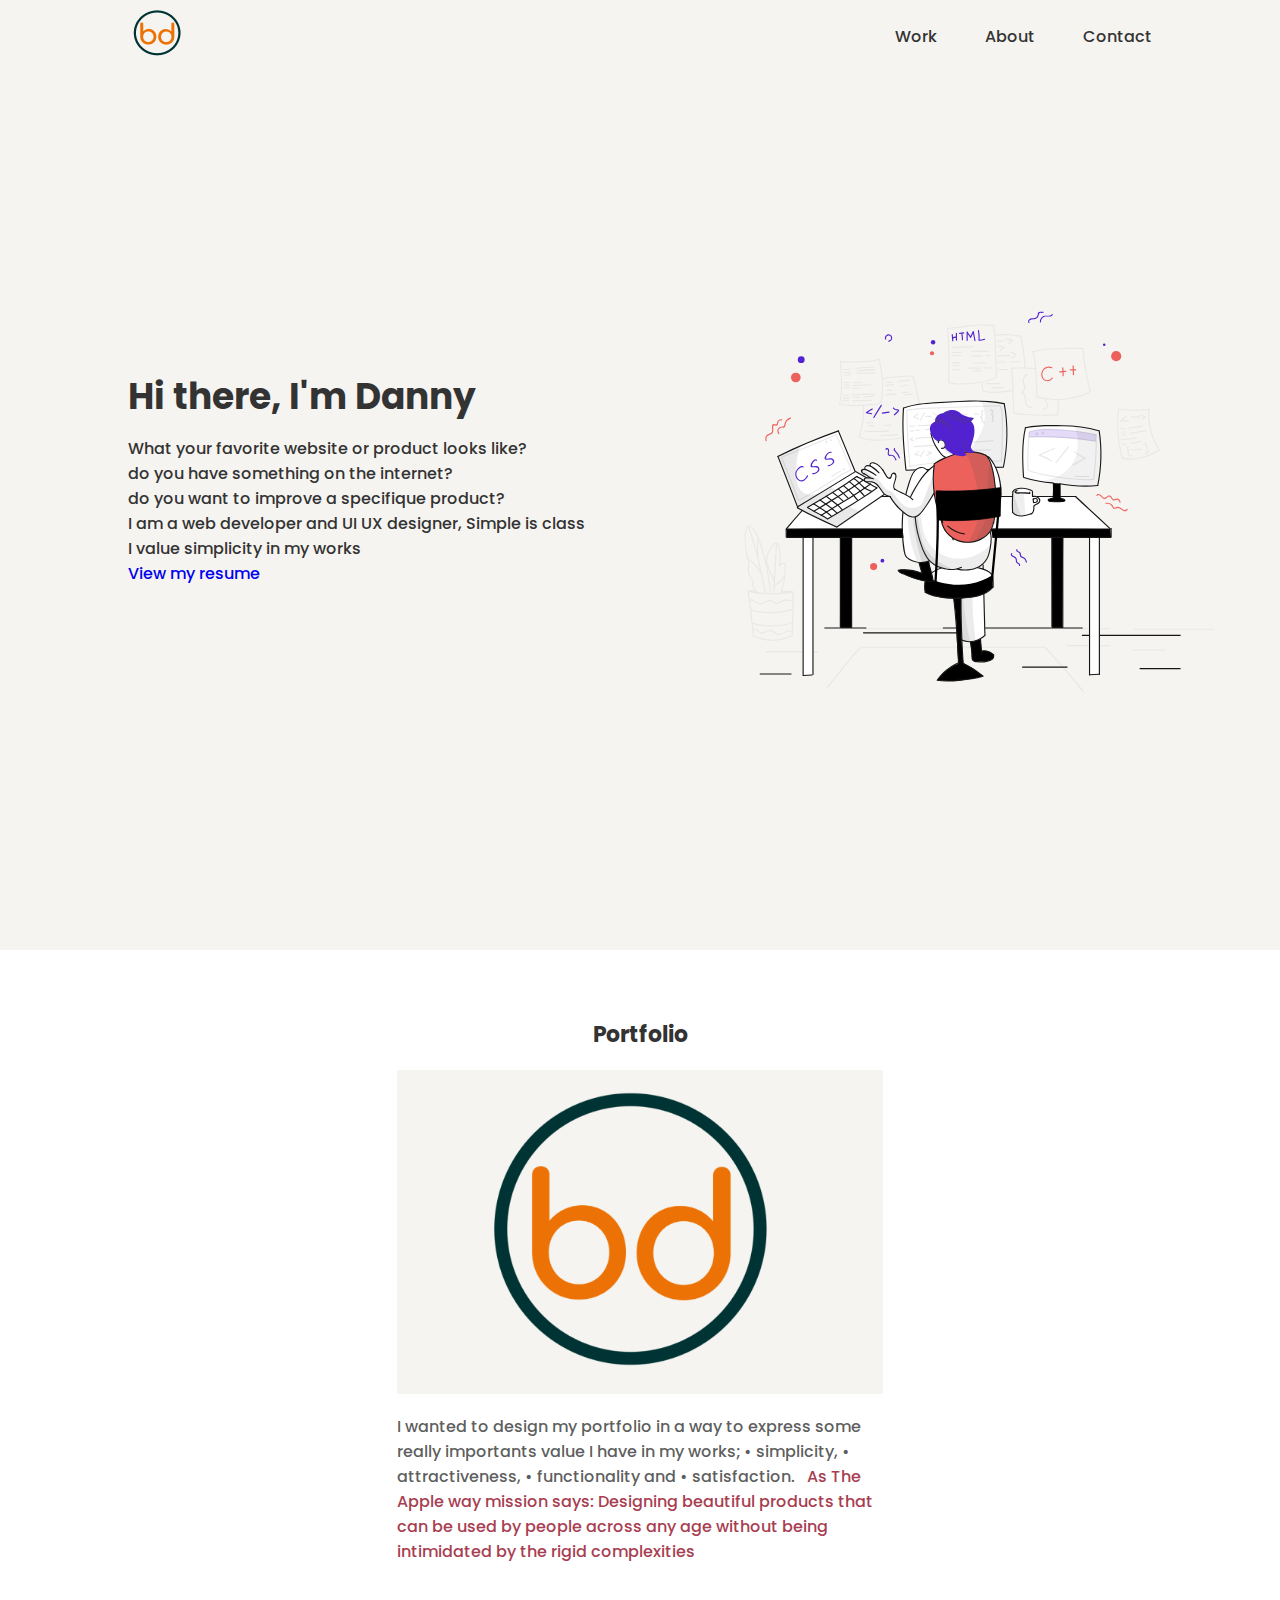
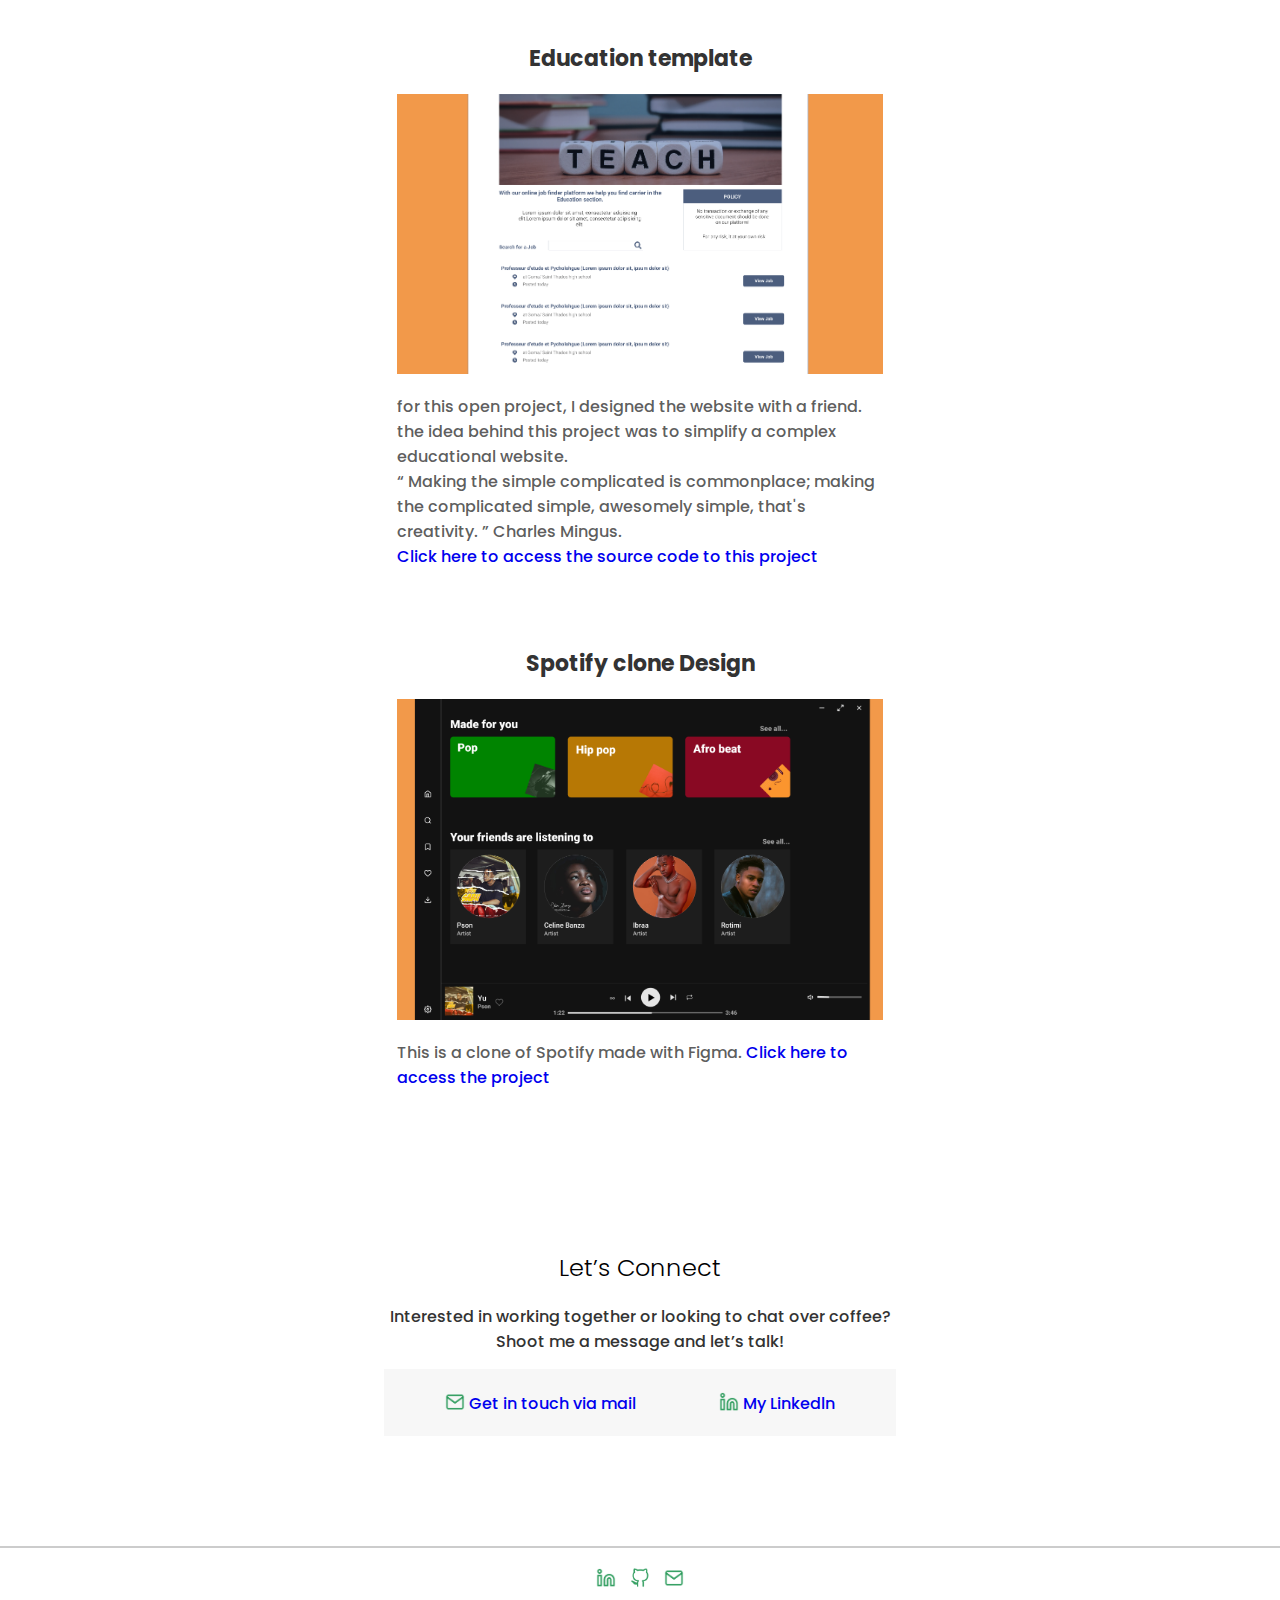
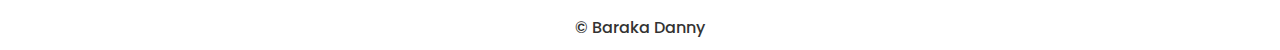
<file: index.html>
<!DOCTYPE html>
<html lang="en">
    <head>
        <meta charset="UTF-8">
        <meta name="viewport" content="width=device-width, initial-scale=1.0">
        <!-- =====BOX ICONS===== -->
        <link href='https://cdn.jsdelivr.net/npm/boxicons@2.0.5/css/boxicons.min.css' rel='stylesheet'>

        <!-- ===== CSS ===== -->
        <link rel="stylesheet" href="assets/css/styles.css">

        <title>Baraka Danny || Home</title>
    </head>
    <body>
        <!--===== HEADER =====-->
        <header class="l-header">
            <nav class="nav bd-grid">
                <div>
                    <a href="index.html" class="nav__logo">
                            <img src="assets/img/logo2.png" alt="">
                        <!-- <img src="assets/img/logo.png" alt=""> -->
                    </a>
                </div>
                
                <div class="nav__toggle" id="nav-toggle">
                    <i class='bx bx-menu'></i>
                </div>

                <div class="nav__menu" id="nav-menu">
                     <div class="nav__close" id="nav-close">
                    </div> 

                    <ul class="nav__list">
                        <li class="nav__item"><a href="#home" id="home" class="nav__link home">Work</a></li>
                        <li class="nav__item"><a href="about.html" id="about" class="nav__link">About</a></li>
                        <li class="nav__item"><a href="mailto:barakadan421@gmail.com" class="nav__link">Contact</a></li>
                    </ul>
                </div>
            </nav>
        </header>

        <main class="l-main">
            <!--===== HOME =====-->
            <section class="home" id="home">
                <div class="home__container bd-grid">
                    
                    <div class="home__data">
                        <h1 class="home__title">Hi there, I'm Danny</h1>
                        <p class="home__description">What your favorite website or product looks like?<br> do you have something 
                            on the internet?<br> do you want to improve a specifique product? <br>
                            I am a web developer and UI UX designer, Simple is class<br> I value simplicity in my works<br>
                            <a href="resume.pdf" target="_blank">View my resume</a>
                        </p>
                            
                    </div>
                    <div class="home__img">
                         <img src="assets/img/web_dev.svg" alt="" data-speed="-2" class="move"> 
                        <!-- <lottie-player class="move" data-speed="-2" src="https://assets10.lottiefiles.com/packages/lf20_1LhsaB.json"  background="transparent"  speed="1"  style="width: 400px; height: 400px;"  loop autoplay></lottie-player> -->
                    </div>
                </div>
            </section>

            <!-- work -->
            <section class="work container" id="work">
                <div class="work__container">
                    <h2 class="work-title">Portfolio</h2>
                    <img src="assets/img/portfolio.png" alt="" class="work_img">
                    <p class="work_detail">I wanted to design my portfolio in a way to express some really importants value I have in my works;
                        &#8226; simplicity, &#8226; attractiveness, &#8226; functionality and &#8226; satisfaction. &nbsp; 
                        <mark style="color: #a83e51; background-color: transparent;">As The Apple way mission says: Designing beautiful 
                            products that can be used by people across any age without
                         being intimidated by the rigid complexities</mark></p>
                </div>
                <div class="work__container">
                    <h2 class="work-title">Education template</h2>
                    <img src="assets/img/education1.png" alt="" class="work_img">
                    <p class="work_detail">for this open project, I designed the website with a friend.
                         the idea behind this project was to simplify a complex educational website. <br>
                        &#8220;  Making the simple complicated is commonplace; making the complicated simple,
                         awesomely simple, that's creativity. &#8221; <span>Charles Mingus.</span>  <br>
                         <a href="https://github.com/barakadanny/school-html-template" target="_blank">Click here to access the source code to this project</a> </p>
                </div>
                <div class="work__container">
                    <h2 class="work-title">Spotify clone Design</h2>
                    <img src="assets/img/spotify.png" alt="" class="work_img">
                    <p class="work_detail section_p">This is a clone of Spotify made with Figma. 
                        <a href="https://www.figma.com/file/x0acCrfZfb8uRK4qwMI3X0/music-streaming?node-id=0%3A1" target="_blank">Click here to access the project</a>
                    </p>
                </div>
            </section>
            
        </main>

        <section class="contact">
            <div class="contact__content">
                <h2 class="title contact__title">Let’s Connect</h2>
                <p class="contact__content-p">
                    Interested in working together or looking to chat over coffee?
                     Shoot me a message and let’s talk!
                </p>
                <ul class="contact__content-icons">
                    <li>
                        <img src="assets/img/mail__icon.png" alt="">
                        <a href="mailto:barakadan421@gmail.com" target="_blank">Get in touch via mail</a>
                    </li>
                    <li>
                        <img src="assets/img/linkedin__icon.png" alt="">
                        <a href="https://www.linkedin.com/in/danny-baraka-589156169/" target="_blank">My Linkedln</a>
                    </li>
                </ul>
            </div>
        </section>
        <footer class="footer">
            <div class="footer__content">
                <ul class="footer__icons">
                    <li>
                        <a href="https://www.linkedin.com/in/danny-baraka-589156169/" target="_blank">
                            <img src="assets/img/linkedin__icon.png" alt="">
                        </a>
                    </li>
                    <li>
                        <a href="https://github.com/barakadanny" target="_blank">
                            <img src="assets/img/github__icon.png" alt="">
                        </a>
                    </li>
                    <li>
                        <a href="mailto:barakadan421@gmail.com">
                            <img src="assets/img/mail__icon.png" alt="">
                        </a>
                    </li>
                </ul>
                <p class="footer__p">
                    © Baraka Danny
                </p>
            </div>
        </footer>
        <script src="https://cdn.lordicon.com/libs/frhvbuzj/lord-icon-2.0.2.js"></script>
        <!-- <script src="https://unpkg.com/@lottiefiles/lottie-player@latest/dist/lottie-player.js"></script> -->
        <!--===== GSAP =====-->
        <script src="https://cdnjs.cloudflare.com/ajax/libs/gsap/3.5.1/gsap.min.js"></script>
        <!--===== MAIN JS =====-->
        <script src="assets/js/main.js"></script>
    </body>
</html>
</file>
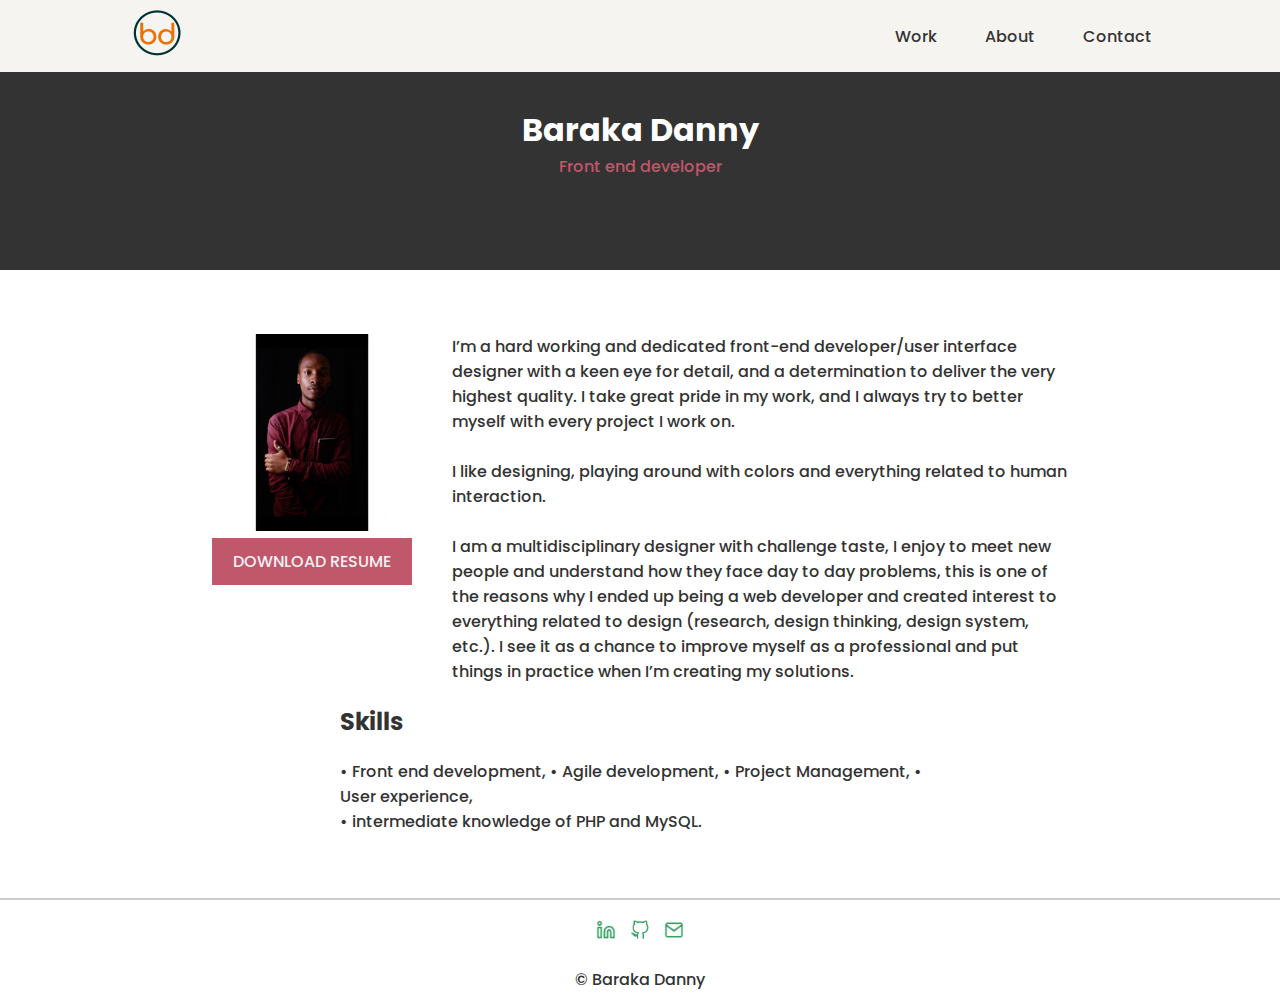
<file: about.html>
<!DOCTYPE html>
<html lang="en">
<head>
    <meta charset="UTF-8">
    <meta http-equiv="X-UA-Compatible" content="IE=edge">
    <meta name="viewport" content="width=device-width, initial-scale=1.0">
    <link href='https://cdn.jsdelivr.net/npm/boxicons@2.0.5/css/boxicons.min.css' rel='stylesheet'>
    <title>Baraka Danny || About</title>
    <link rel="stylesheet" href="assets/css/styles.css">
</head>
<body>
    <!--===== HEADER =====-->
    <header class="l-header">
        <nav class="nav bd-grid">
            <div>
                <a href="index.html" class="nav__logo">
                    <img src="assets/img/logo2.png" alt="">
                    <!-- <img src="assets/img/logo.png" alt=""> -->
                </a>
            </div>
            
            <div class="nav__toggle" id="nav-toggle">
                <i class='bx bx-menu'></i>
            </div>

            <div class="nav__menu" id="nav-menu">
                <div class="nav__close" id="nav-close">
                    <i class='bx bx-x'></i>
                </div>

                <ul class="nav__list">
                    <li class="nav__item"><a href="index.html" class="nav__link">Work</a></li>
                    <li class="nav__item"><a href="about.html" class="nav__link">About</a></li>
                    <li class="nav__item"><a href="mailto:barakadan421@gmail.com" class="nav__link">Contact</a></li>
                </ul>
            </div>
        </nav>
    </header>
    <div class="banner">
        <h1 class="banner__title">Baraka Danny</h1>
        <span class="banner_desc">Front end developer</span>
    </div>
    <div class="container about__container">
        <div class="about__details">
            <div class="resume">
                <img src="assets/img/image_.jpg" alt="" class="picture">
                <a href="resume.pdf" class="resume__download" target="_blank">DOWNLOAD RESUME</a>
            </div>
            <p class="about__details-p">
                I’m a hard working and dedicated front-end developer/user 
                interface designer with a keen eye for detail, and a determination to deliver
                 the very highest quality. I take great pride in my work, and I always try to
                  better myself with every project I work on.  <br> <br>
                I like designing, playing around with colors and everything related to 
                human interaction. <br> <br>
                I am a multidisciplinary designer with challenge taste, I enjoy to 
                meet new people and understand how they face day to day problems, 
                this is one of the reasons why I ended up being a web developer 
                and created interest to everything related to design (research, design 
                thinking, design system, etc.).
                I see it as a chance to improve myself as a professional  and put 
                things in practice when I’m creating my solutions.
            </p>
        </div>
        <div class="container abouts__skills">
            <h2 class="abouts__skills-title">Skills</h2>
            <p class="abouts__skills-p">
                &bull; Front end development, &bull; Agile development, &bull; Project Management, &bull; User experience, <br>
                &bull; intermediate knowledge of PHP and MySQL.
            </p>
        </div>
    </div>
    <footer class="footer">
        <div class="footer__content">
            <ul class="footer__icons">
                <li>
                    <a href="https://www.linkedin.com/in/danny-baraka-589156169/" target="_blank">
                        <img src="assets/img/linkedin__icon.png" alt="">
                    </a>
                </li>
                <li>
                    <a href="https://github.com/barakadanny" target="_blank">
                        <img src="assets/img/github__icon.png" alt="">
                    </a>
                </li>
                <li>
                    <a href="mailto:barakadan421@gmail.com">
                        <img src="assets/img/mail__icon.png" alt="">
                    </a>
                </li>
            </ul>
            <p class="footer__p">
                © Baraka Danny
            </p>
        </div>
    </footer>
    <script src="https://cdnjs.cloudflare.com/ajax/libs/gsap/3.5.1/gsap.min.js"></script>
    <!--===== MAIN JS =====-->
    <script src="assets/js/main.js"></script>
</body>
</html>
</file>
<file: assets/css/styles.css>
/*===== GOOGLE FONTS =====*/
@import url("https://fonts.googleapis.com/css2?family=Poppins:wght@400;500;600&display=swap");
/*===== VARIABLES CSS =====*/
:root {
  --header-height: 3rem;

  /*===== Colors =====*/
  --first-color: #f6f4f1;
  --first-color-dark: #c1576a;
  --first-color-darken: #a83e51;
  --white-color: #333;

  /*===== Font and typography =====*/
  --body-font: "Poppins", sans-serif;
  --big-font-size: 1rem;
  --normal-font-size: 0.938rem;

  /*===== z index =====*/
  --z-fixed: 100;
}

@media screen and (min-width: 768px) {
  :root {
    --big-font-size: 5rem;
    --normal-font-size: 1rem;
  }
}

/*===== BASE =====*/
*,
::before,
::after {
  box-sizing: border-box;
}
.active {
  text-decoration: underline;
  color: #c1576a !important;
}
body {
  margin: var(--header-height) 0 0 0;
  padding: 0;
  font-family: var(--body-font);
  font-size: var(--normal-font-size);
  font-weight: 500;
}

h1,
p,
ul {
  margin: 0;
}
p {
  color: #333;
}
ul {
  padding: 0;
  list-style: none;
}

a {
  text-decoration: none;
}

img {
  max-width: 100%;
  height: auto;
}

/*===== LAYOUT =====*/
.bd-grid {
  max-width: 1024px;
  display: grid;
  grid-template-columns: 100%;
  column-gap: 2rem;
  width: calc(100% - 2rem);
  margin-left: 1rem;
  margin-right: 1rem;
}

.l-header {
  width: 100%;
  position: fixed;
  top: 0;
  left: 0;
  z-index: var(--z-fixed);
  background-color: var(--first-color);
}

/*===== NAV =====*/
.nav {
  height: var(--header-height);
  display: flex;
  justify-content: space-between;
  align-items: center;
}

@media screen and (max-width: 768px) {
  .nav__menu {
    position: fixed;
    top: 0;
    right: -100%;
    width: 70%;
    height: 100%;
    padding: 3.5rem 1.5rem 0;
    background: rgba(255, 255, 255, 0.3);
    backdrop-filter: blur(10px);
    transition: 0.5s;
  }
}
@media screen and (max-width: 400px) {
}

.nav__close {
  position: absolute;
  top: 0.75rem;
  right: 1rem;
  font-size: 1.5rem;
  cursor: pointer;
}

.nav__item {
  margin-bottom: 2rem;
}

.nav__close,
.nav__link,
.nav__logo,
.nav__toggle {
  color: var(--white-color);
}

.nav__link:hover {
  color: var(--first-color-dark);
}

.nav__toggle {
  font-size: 1.5rem;
  cursor: pointer;
  z-index: 100;
}

/*=== Show menu ===*/
.show {
  right: 0;
}

/*===== HOME =====*/
.home {
  background-color: var(--first-color);
  overflow: hidden;
  padding-top: 3.125rem;
}

.home__container {
  height: calc(80vh - var(--header-height));
  grid-template-rows: repeat(2, max-content);
  row-gap: 1.5rem;
}

.home__img {
  position: relative;
  padding-top: 1.5rem;
  justify-self: center;
  width: 302px;
  height: 233px;
}

.home__img img {
  position: absolute;
  top: 0;
  left: 0;
}

.home__data {
  color: var(--white-color);
}

.home__title {
  font-size: 36px;
  line-height: 1.3;
  margin-bottom: 1rem;
}

.home__description {
  margin-bottom: 2.5rem;
}
/* ===== To use everywhere =====*/
.container {
  width: 70%;
  margin: 0px auto;
}
@media all and (max-width: 900px) {
  .container {
    width: 100%;
    margin: 0px auto;
  }
}

/* ===== WORK / PROJECT SECTION =====*/
.work-title {
  text-align: center;
  font-size: 22px;
  color: var(--white-color);
}
.work_img {
  max-width: 100%;
  display: block;
  height: auto;
  margin-bottom: 1.25rem;
}
.work__container .work_detail {
  color: rgba(51, 51, 51, 0.8);
}
.work {
  display: flex;
  flex-flow: row wrap;
  row-gap: 1.25rem;
  padding: 10px;
  /* justify-content: space-between; */
  margin-top: 1.25rem;
}
.work__container {
  max-width: 60%;
  margin: 0 auto;
  padding: 20px;
  /* background: var(--first-color); */
}

/* contact section start */
.contact {
  width: 100%;
  position: relative;
  padding: 10px 0;
  text-align: center;
  margin: 100px 0;
}
.contact__title {
  font-weight: 300;
}
.contact__content {
  width: 100%;
}
.contact__content-p {
  width: 40%;
  margin: 0 auto;
  margin-bottom: 15px;
}
.contact__content-icons {
  list-style: none;
  display: flex;
  flex-direction: row;
  background-color: rgba(242, 242, 242, 0.6);
  width: 40%;
  justify-content: space-around;
  margin: 0 auto;
  padding: 20px;
  color: rgba(242, 153, 74, 0.9);
}
.contact__content-icons li {
  position: relative;
}
.contact__content-icons li img {
  position: relative;
  top: 3px;
  width: 20px;
  height: 20px;
}
/* contact section end */
@media all and (max-width: 900px) {
  .home__data {
    background-color: rgba(236, 97, 91, 0.015);
    padding: 0 10px;
  }
  .work__container {
    max-width: 100%;
    margin: 0 auto;
    padding: 20px;
  }
  .contact__content-p {
    width: 80%;
    margin: 0 auto;
    margin-bottom: 15px;
  }
  .contact__content-icons {
    display: flex;
    flex-direction: column;
    background-color: rgba(242, 242, 242, 0.6);
    width: 80%;
    margin: 0 auto;
    padding: 20px;
  }
  .footer__icons {
    width: 20%;
  }
  /* .footer__content {
    background-color: tomato;
  } */
  .about__details {
    flex-direction: column;
  }
  .resume {
    display: flex;
    flex-direction: column;
    margin-bottom: 20px;
  }
  .picture {
    max-width: 200px;
    height: auto;
    margin: 0 auto;
    margin-bottom: 10px;
  }
  .resume__download {
    padding: 10px 20px;
    width: 12.5rem;
    background: #c1576a;
    color: #f2f2f2;
    border: 1px solid #c1576a;
    transition: all 0.3s ease-in;
    margin: 0 auto;
  }
  .banner {
    width: 100%;
    height: 15vh !important;
    padding-top: 1.625rem !important;
    color: white;
    text-align: center;
  }
}

/* footer css start */
footer {
  width: 100%;
  position: relative;
  padding: 10px 0;
  padding-top: 20px;
  text-align: center;
  border-top: 2px solid rgb(51, 51, 51, 0.25);
}
.footer__icons {
  list-style: none;
  display: flex;
  flex-direction: row;
  width: 8%;
  justify-content: space-around;
  margin: 0 auto;
  margin-bottom: 20px;
}
.footer__icons li a img {
  width: 20px;
  height: 20px;
}
/* footer css end */

/* ===== About page =====*/
.banner {
  width: 100%;
  height: 30vh;
  padding-top: 6.625rem;
  background: #333;
  color: white;
  text-align: center;
}
.banner_desc {
  color: #c1576a;
}
.about__container {
  margin-top: 4rem;
  padding: 0 20px;
  margin-bottom: 4rem;
}
.about__details {
  display: flex;
}
.resume {
  flex: none;
}
.picture {
  max-width: 200px;
  height: auto;
}
.resume__download {
  display: flex;
  padding: 10px 20px;
  background: #c1576a;
  color: #f2f2f2;
  border: 1px solid #c1576a;
  transition: all 0.3s ease-in;
}
.resume__download:hover {
  background: transparent;
  color: #c1576a;
}
.about__details-p {
  padding-left: 2.5rem;
}
.abouts__skills {
  margin-top: 20px;
  color: #333;
}

/* ===== MEDIA QUERIES =====*/
@media screen and (min-width: 768px) {
  body {
    margin: 0;
  }

  .nav {
    height: calc(var(--header-height) + 1.5rem);
  }

  .nav__toggle,
  .nav__close {
    display: none;
  }

  .nav__list {
    display: flex;
  }

  .nav__item {
    margin-left: 3rem;
    margin-bottom: 0;
  }

  .home__container {
    height: 100vh;
    grid-template-columns: repeat(2, max-content);
    grid-template-rows: 1fr;
    row-gap: 0;
    align-items: center;
    justify-content: center;
  }

  .home__img {
    order: 1;
    width: 375px;
    height: 289px;
  }

  .home__img img {
    width: 375px;
  }
}

@media screen and (min-width: 1024px) {
  .bd-grid {
    margin-left: auto;
    margin-right: auto;
  }

  .home__container {
    justify-content: initial;
    column-gap: 4.5rem;
  }

  .home__img {
    width: 604px;
    height: 466px;
  }

  .home__img img {
    width: 604px;
  }
}
</file>
